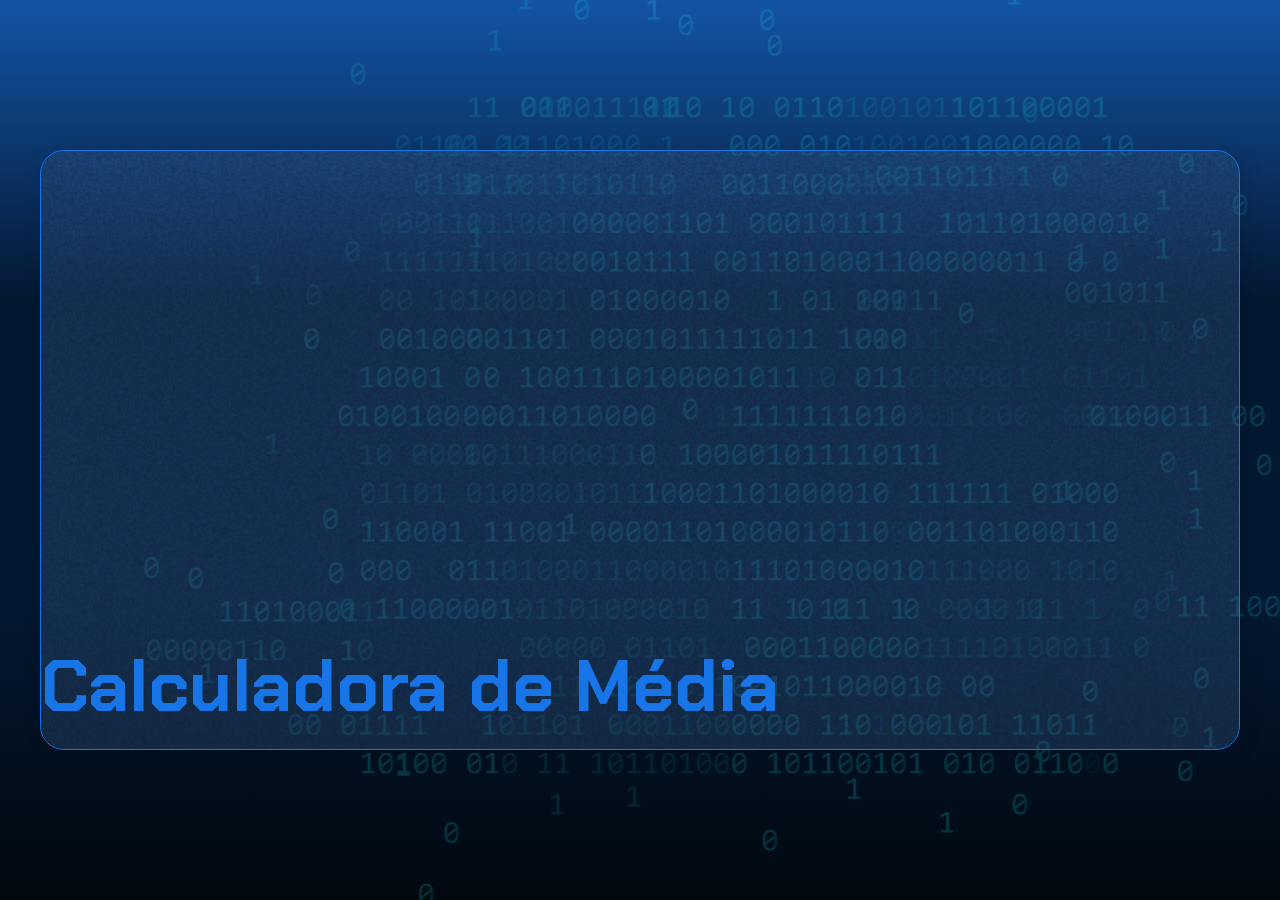
<file: desafios/Desafio 1/index.html>
<!DOCTYPE html>
<html lang="en">

<head>
    <meta charset="UTF-8">
    <meta name="viewport" content="width=device-width, initial-scale=1.0">
    <link rel="preconnect" href="https://fonts.googleapis.com">
    <link rel="preconnect" href="https://fonts.gstatic.com" crossorigin>
    <link href="https://fonts.googleapis.com/css2?family=Chakra+Petch:wght@700&family=Inter:wght@400;700&display=swap"
        rel="stylesheet">
    <link rel="stylesheet" href="style.css">
    <title>Calculadora de Média</title>
</head>

<body>
    <div class="container">
        <div class="container__conteudo">
                 <div class="container__texto">
                    <h1> <span class="container__texto-azul">Calculadora de Média</span></h1>
                </div>
        </div>
    </div>
    <script src="app.js" defer></script>
</body>

</html>
</file>
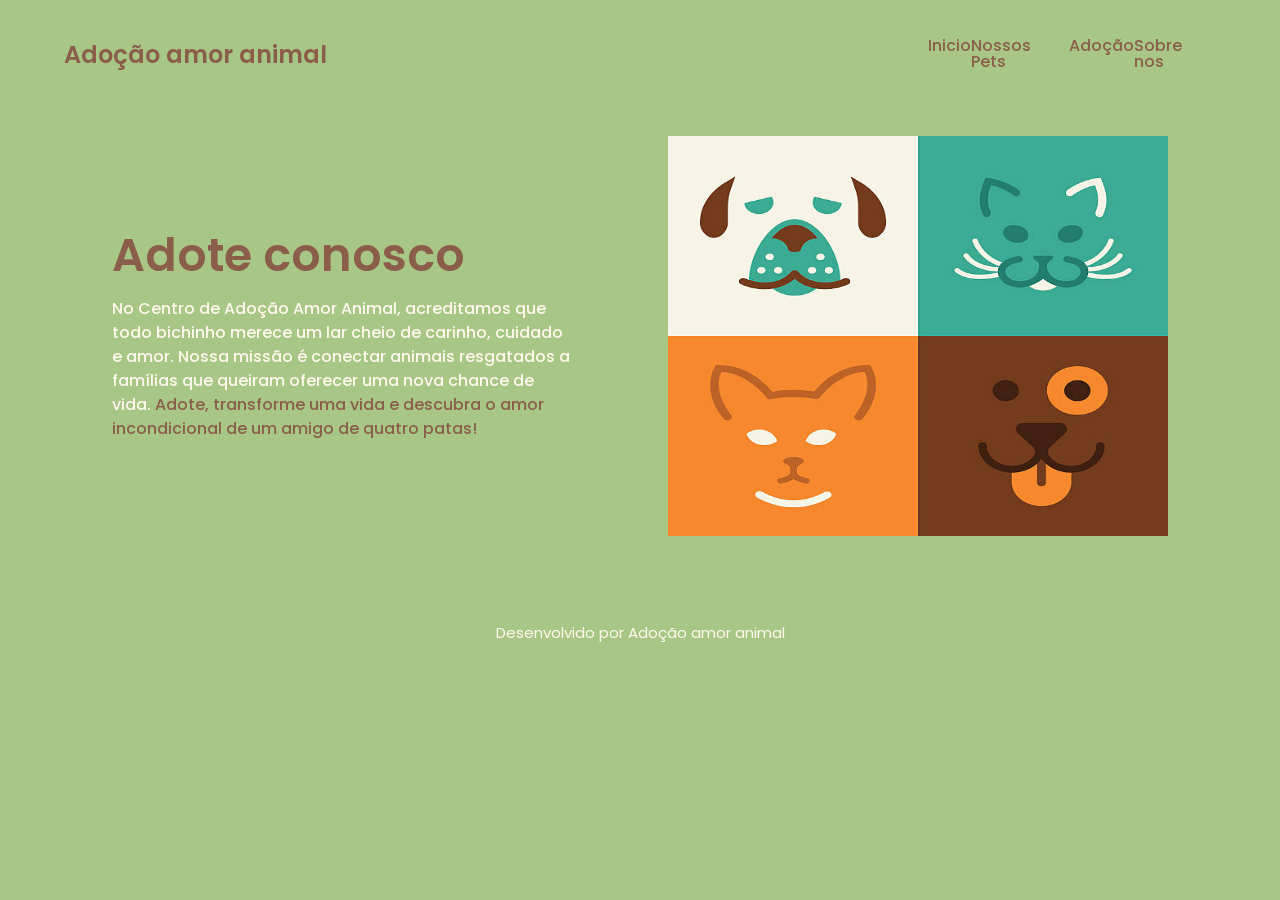
<file: desafios/Desafio final/index.html>
<!DOCTYPE html>
<html lang="pt-br">
<head>
   <meta charset='utf-8'>
   <meta http-equiv='X-UA-Compatible' content='IE=edge'>
   <title>Adoção amor animal</title>
   <meta name='viewport' content='width=device-width, initial-scale=1'>
   
   <link rel='stylesheet' type='text/css' media='screen' href='CSS/reset.css'>
   <link rel="stylesheet" href="CSS/header.css">
   <link rel="stylesheet" href="CSS/home.css">
   <link rel="stylesheet" href="CSS/rodape.css">
   <link rel="stylesheet" href="CSS/responsivo.css">
   
   <link href="https://fonts.googleapis.com/css2?family=Poppins:wght@400;500;600;700&display=swap" rel="stylesheet">
   
</head>
<body>
   
   <header class="cabecalho">
      <div class="container-cabecalho">
         
            <h2 class="texto-logo">Adoção amor animal</h2>
         
         <nav class="menu-nav">
            <ul class="lista-menu-nav">
               <li class="item-menu-nav"> <a href="#">Inicio</a></li>
               <li class="item-menu-nav"> <a href="pets.html">Nossos Pets</a></li>
               <li class="item-menu-nav"> <a href="form-adocao.html">Adoção</a></li>
               <li class="item-menu-nav"> <a href="sobre-nos.html">Sobre nos</a></li>
            </ul>
         </nav>
      </div>   
   </header>
   
   <main class="conteudo-principal">  
      
      <section class="info">
         <div class="container-info">
            <div class="conteudo-texto-info">
               <h1 class="titulo-P-info">Adote conosco</h1>
               <p class="texto-info">No Centro de Adoção Amor Animal, acreditamos que todo bichinho merece um lar cheio de carinho, cuidado e amor. Nossa missão é conectar animais resgatados a famílias que queiram oferecer uma nova chance de vida. <strong class="titulo__destaque"> Adote, transforme uma vida e descubra o amor incondicional de um amigo de quatro patas!</strong></p>
            </div>
            <img class="ilustracao-info" src="Conteudo/2.jpg" alt="Um desenho de um cachorro preto com detalhes em laranja olhando em direção a tela">
         </div>
      </section>
      
      
   </main>

   
   
   <footer class="rodape">
      <h4 class="texto-rodape">Desenvolvido por Adoção amor animal</h4>
   </footer>
   
</body>
</html>
</file>
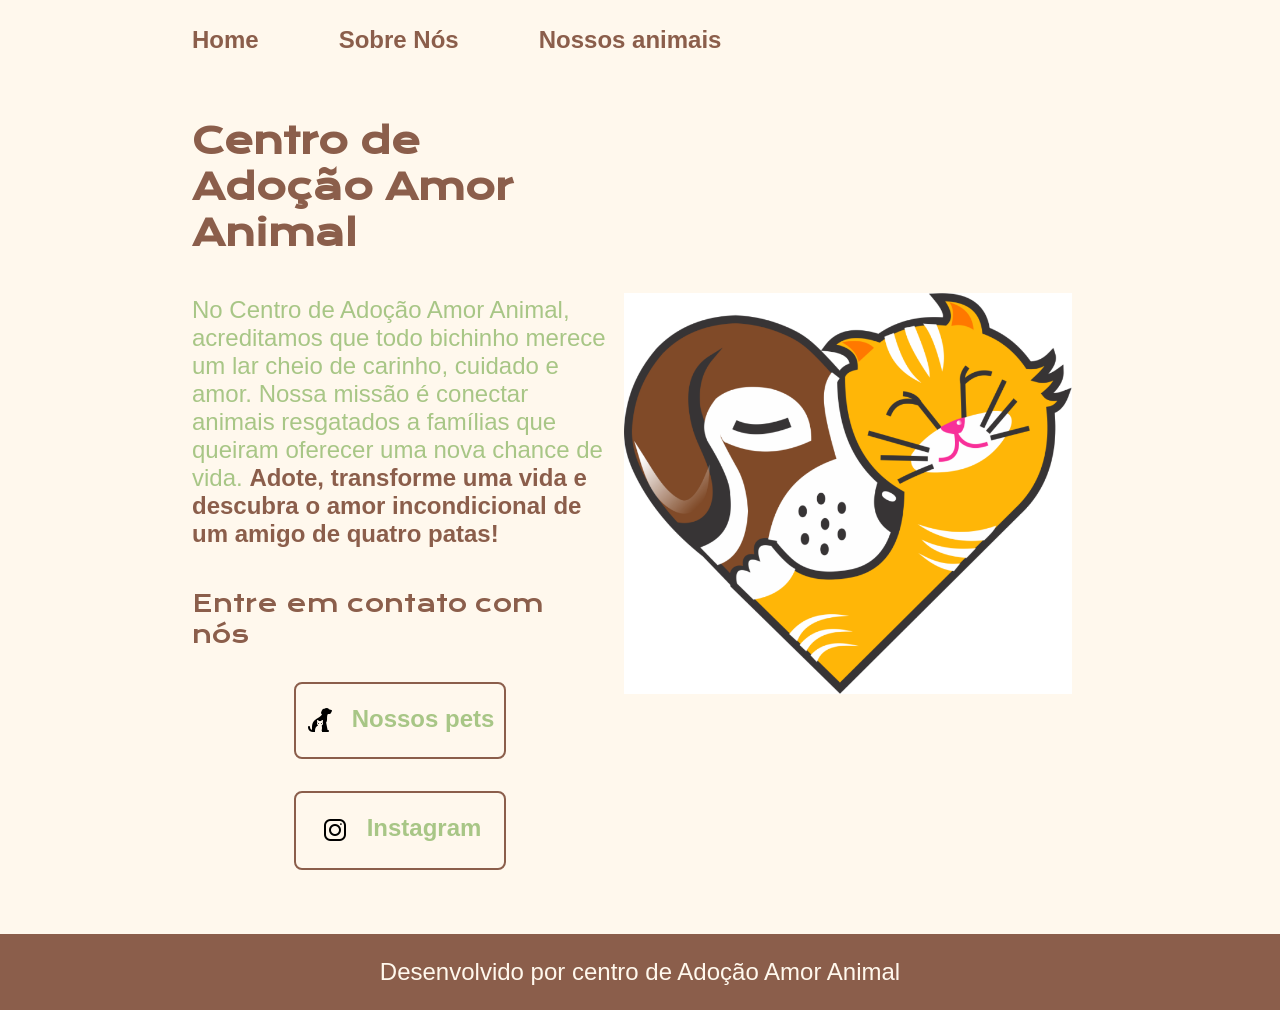
<file: desafios/desafio site/index.html>
<!DOCTYPE html>
<html lang="pt-br">

<head>
    <meta charset="UTF-8">
    <meta http-equiv="X-UA-Compatible" content="IE=edge">
    <meta name="viewport" content="width=device-width, initial-scale=1.0">
    <title>Adoção amor animal</title>
    <link rel="stylesheet" href="./estilos/style.css">
</head>

<body>
    <header class="cabecalho">
        <nav class="cabecalho__menu">
            <a class="cabecalho__menu__link" href="index.html">Home</a>
            <a class="cabecalho__menu__link" href="about.html">Sobre Nós</a>
            <a class="cabecalho__menu__link"  href="animais.html">Nossos animais</a>
        </nav>
    </header>
    <main class="apresentacao">
        <section class="apresentacao__conteudo">
            <h1 class="apresentacao__conteudo__titulo"> Centro de Adoção Amor Animal</h1>
            <p class="apresentacao__conteudo__texto">No Centro de Adoção Amor Animal, acreditamos que todo bichinho merece um lar cheio de carinho, cuidado e amor. Nossa missão é conectar animais resgatados a famílias que queiram oferecer uma nova chance de vida. <strong class="titulo-destaque"> Adote, transforme uma vida e descubra o amor incondicional de um amigo de quatro patas! </strong></p>
            <div class="apresentacao__links">
                <h2 class="apresentacao__links__subtitulo">Entre em contato com nós </h2>
                <a class="apresentacao__links__navegacao" href="https://www.amigonaosecompra.com.br/">
                    <img src="./assents/icons8-pets-30.png" alt="logo adotar">
                    Nossos pets
                </a>
                <a class="apresentacao__links__navegacao" href="https://intagram.com/_harummi">
                    <img src="./assents/instagram (2).png" alt="">
                   Instagram
                </a>
            </div>
        </section>
        <img class="imagem__fundo"  src="./assents/imagem fundo.png" alt="Foto da Joana Santos programando">
    </main>
    <footer class="rodape">
        <p>Desenvolvido por centro de Adoção Amor Animal</p>
    </footer>
</body>

</html>
</file>
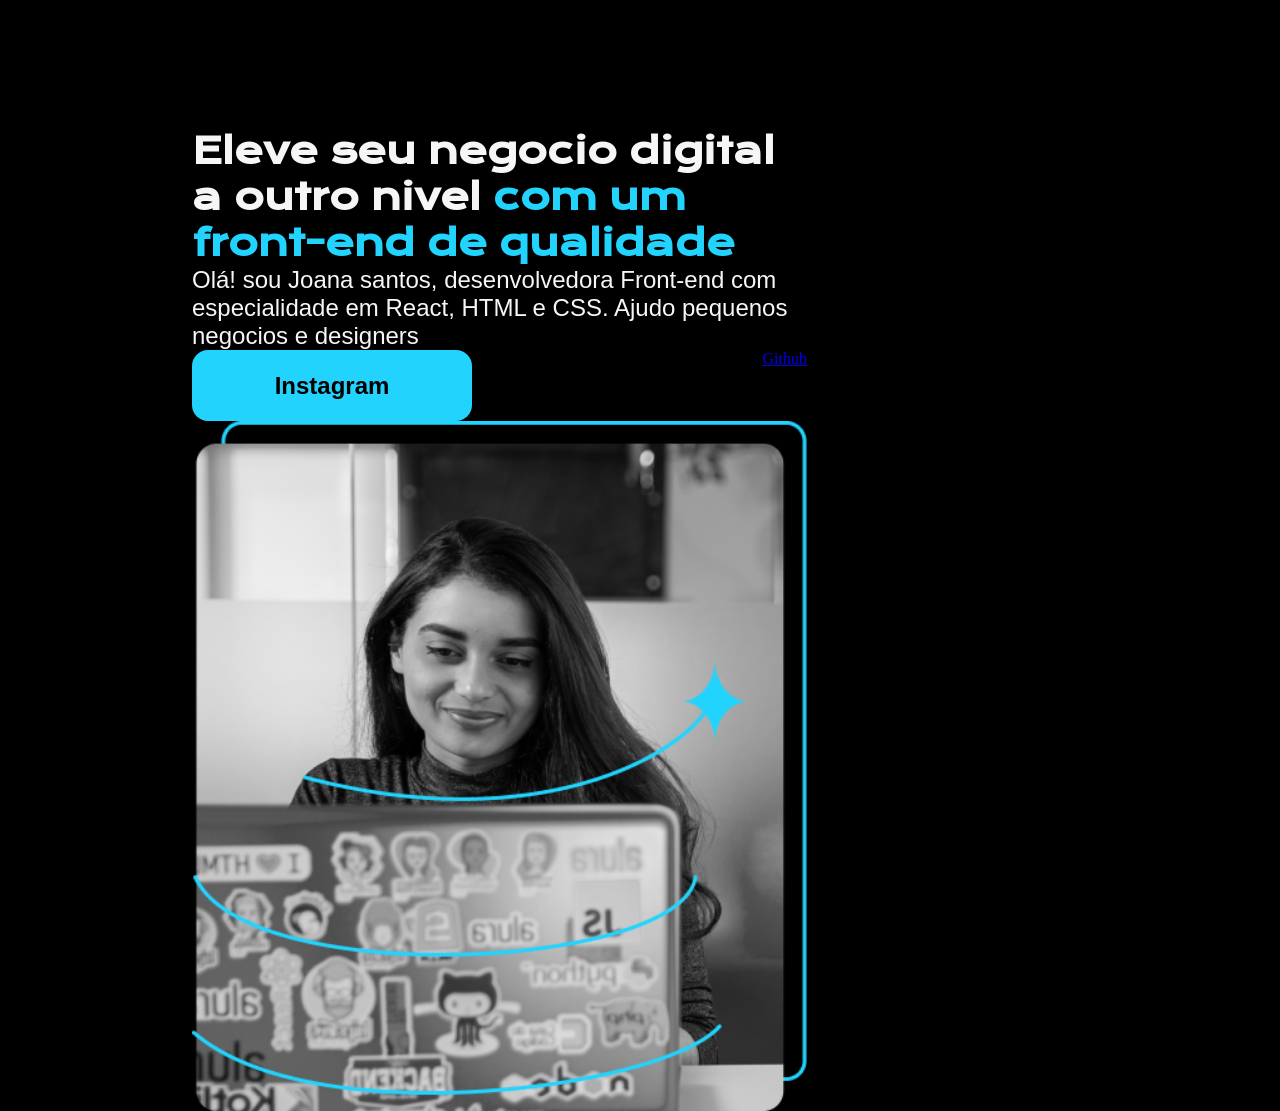
<file: desafios/Portofolio/index.html>
<!DOCTYPE html>
<html lang="pt-br">
<head>
    <meta charset="UTF-8">
    <meta name="viewport" content="width=device-width, initial-scale=1.0">
    <link rel="stylesheet" href="style.css">
    <title>Portifolio</title>
</head>
<body>
    <header></header>
    <main class="apresentacao">
        <section class="apresentacao_conteudo">
         <h1 class="apresentacao_conteudo_titulo">Eleve seu negocio digital a outro nivel <strong class="titulo_destaque">com um front-end de qualidade</strong></h1>
         <p class="apresentacao_conteudo_texto">Olá! sou Joana santos, desenvolvedora Front-end com especialidade em React, HTML e CSS. Ajudo pequenos negocios e designers</p>
         <div class="apresentacao_links">
           <a class="apresentacao_links_link" href="https://instagram.com/rafaballerini">Instagram</a>
           <a href="https://github.com/guilhermeonrails">Github</a>
         </div>
         <img src="imagem.png" alt="foto capa">
        </section>
    </main>
    <footer></footer>
    
</body>
</html>
</file>
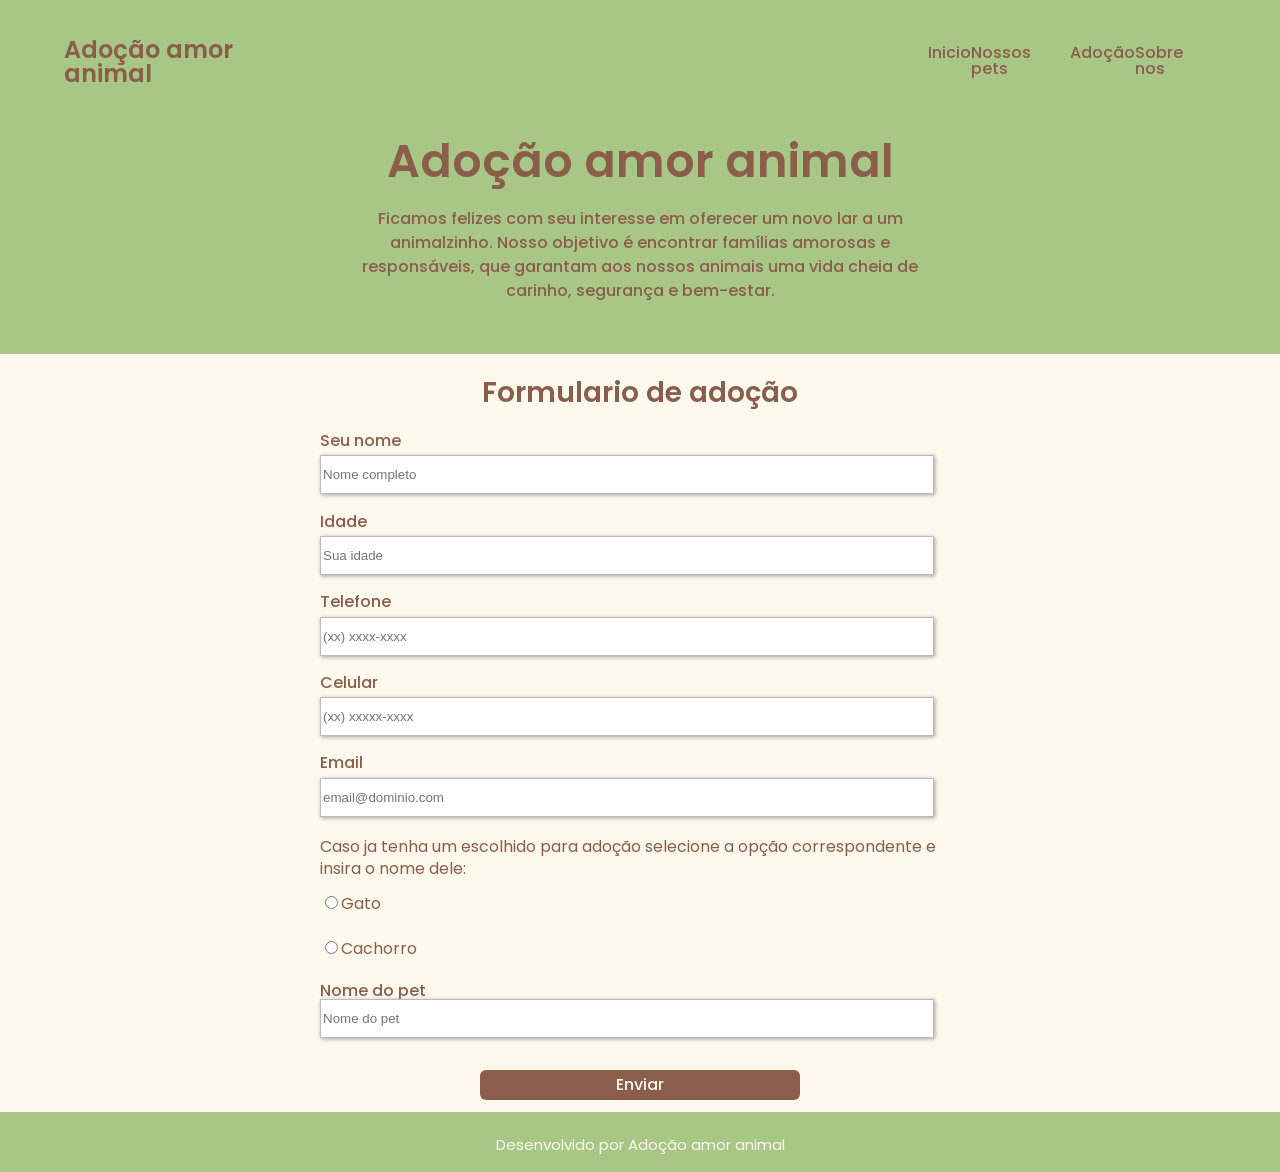
<file: desafios/Desafio final/form-adocao.html>
<!DOCTYPE html>
<html lang="pt-br">
<head>
   <meta charset='utf-8'>
   <meta http-equiv='X-UA-Compatible' content='IE=edge'>
   <title>Adoção amor animal</title>
   <meta name='viewport' content='width=device-width, initial-scale=1'>

   <link rel='stylesheet' type='text/css' media='screen' href='CSS/reset.css'>
   <link rel="stylesheet" href="CSS/header.css">
   <link rel="stylesheet" href="CSS/adocao.css">
   <link rel="stylesheet" href="CSS/rodape.css">
   <link rel="stylesheet" href="CSS/responsivo.css">

   <link href="https://fonts.googleapis.com/css2?family=Poppins:wght@400;500;600;700&display=swap" rel="stylesheet">
</head>
<body>
   
   <header class="cabecalho">
      <div class="container-cabecalho">
         
         <div class="logo">
            <h2 class="texto-logo">Adoção amor animal</h2>
         </div>
         
         <nav class="menu-nav">
            <ul class="lista-menu-nav">
               <li class="item-menu-nav"> <a href="index.html">Inicio</a></li>
                <li class="item-menu-nav"> <a href="pets.html">Nossos pets</a></li>
               <li class="item-menu-nav"> <a href="form-adocao.html">Adoção</a></li>
               <li class="item-menu-nav"> <a href="sobre-nos.html">Sobre nos</a></li>
            </ul>
         </nav>
      </div>   
   </header>
   
   
   <main class="conteudo-P-adocao">
      
      <section class="primeira-sessao">
         <h1 class="titulo-P-adocao">Adoção amor animal</h1>
         
         <p class="texto-adocao">Ficamos felizes com seu interesse em oferecer um novo lar a um animalzinho. Nosso objetivo é encontrar famílias amorosas e responsáveis, que garantam aos nossos animais uma vida cheia de carinho, segurança e bem-estar.
         </p>
      </section>
      
      <section class="form-sessao">
         <form class="formulario" action="">
            
            <legend class="titulo-form">Formulario de adoção</legend>
            
            <label class="label-form" for="nome">Seu nome</label>
            <input class="campo" id="nome"type="text" placeholder="Nome completo" required>
            
            <label class="label-form" for="idade">Idade</label>
            <input class="campo" id="idade"type="number" placeholder="Sua idade" required>
            
            <label class="label-form" for="tel">Telefone</label>
            <input class="campo" id="tel" type="tel" placeholder="(xx) xxxx-xxxx" required>
            
            <label class="label-form" for="cel">Celular</label>
            <input class="campo" id="cel" type="tel" placeholder="(xx) xxxxx-xxxx" required>
            
            <label class="label-form" for="email">Email</label>
            <input class="campo" id="email" type="email" placeholder="email@dominio.com" required>
            
            
            <fieldset class="grupo-especie">
               <legend class="titulo-especie">Caso ja tenha um escolhido para adoção selecione a opção correspondente e 
                  insira o nome dele:
               </legend>
               
         
               <label class="label-especie" for="gato">
                  <input id="gato" type="radio" name="especie">Gato
               </label>      
               
               <label class="label-especie" for="cachorro"> 
                  <input id="cachorro" type="radio" name="especie">Cachorro
               </label>
               
               <label class="label-form-especie" for="pet-nome">Nome do pet</label>
               <input class="campo" id="pet-nome" type="text" placeholder="Nome do pet">
            </fieldset>

            <input class="bt-enviar" type="submit" value="Enviar">
            
         </form>
      </section>
      
   </main>

   <footer class="rodape">
      <h3 class="texto-rodape">Desenvolvido por Adoção amor animal </h3>
   </footer>
   
   
</body>
</html>
</file>
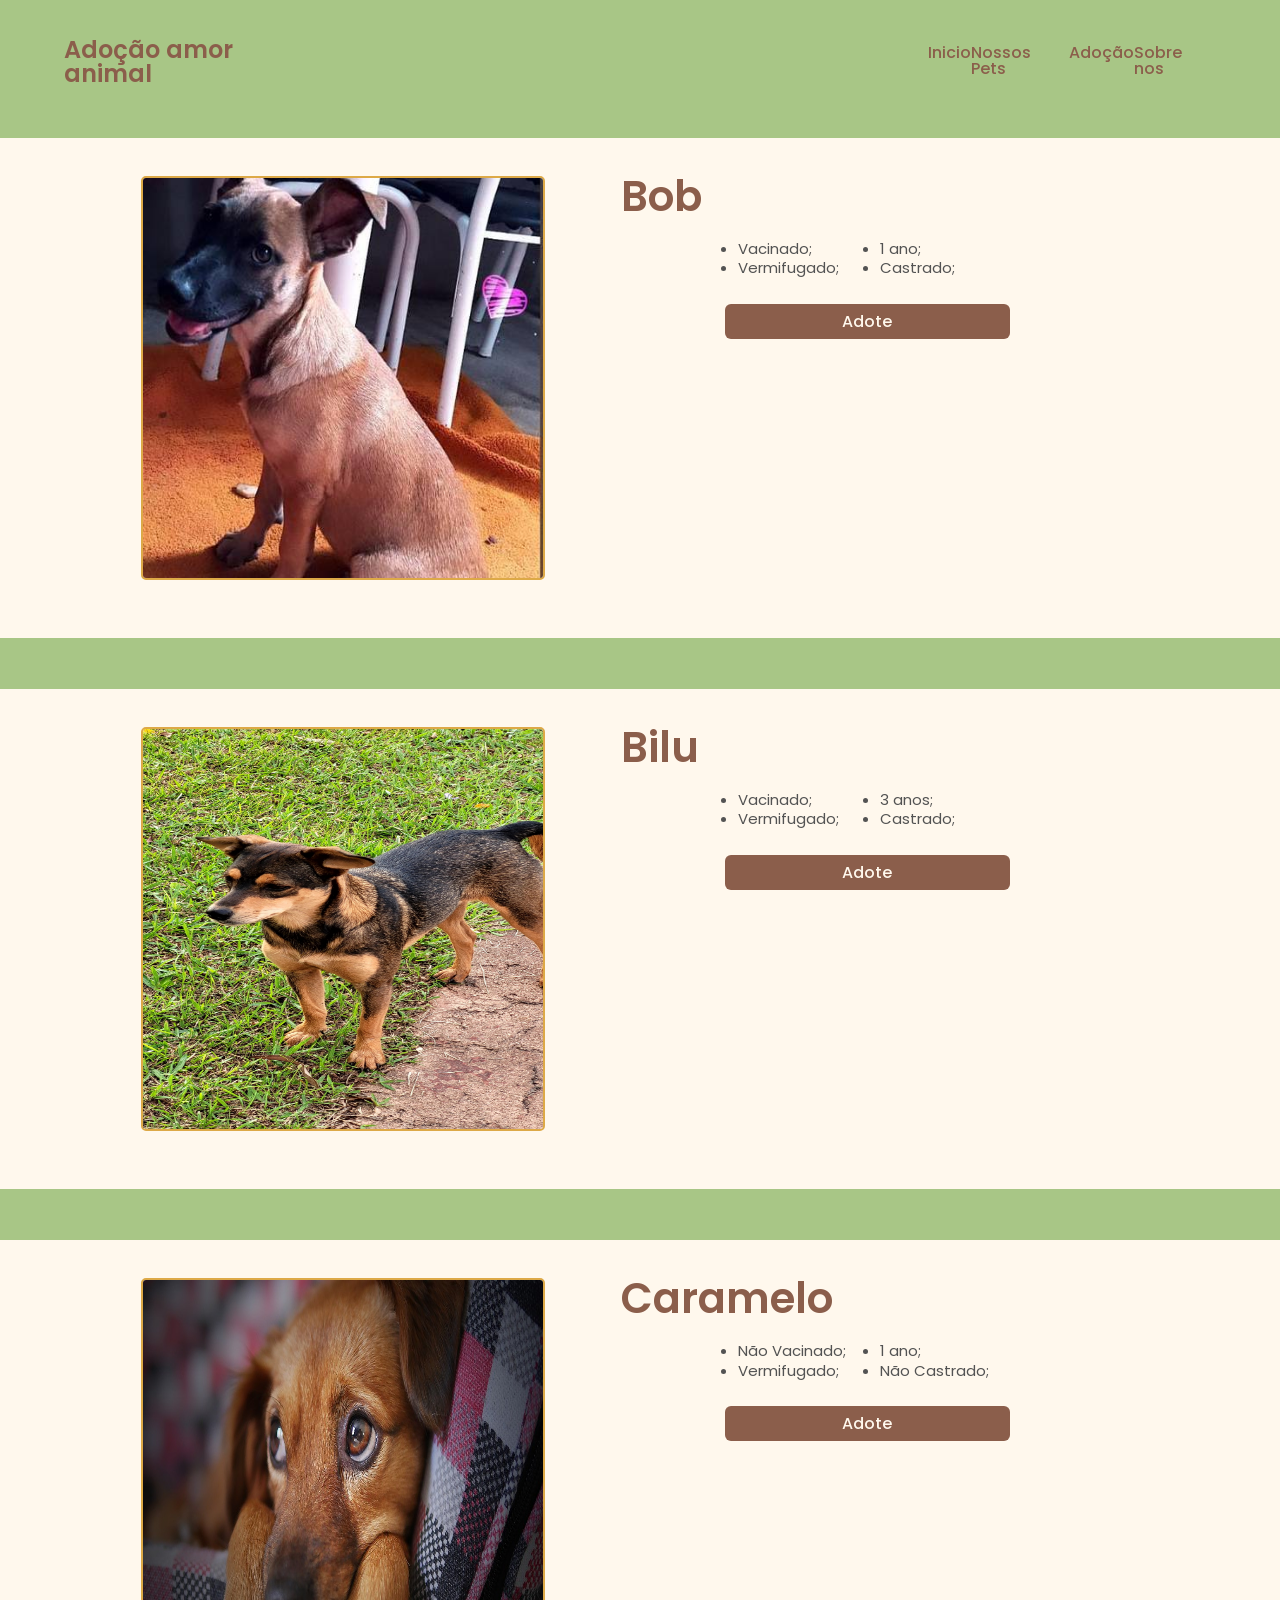
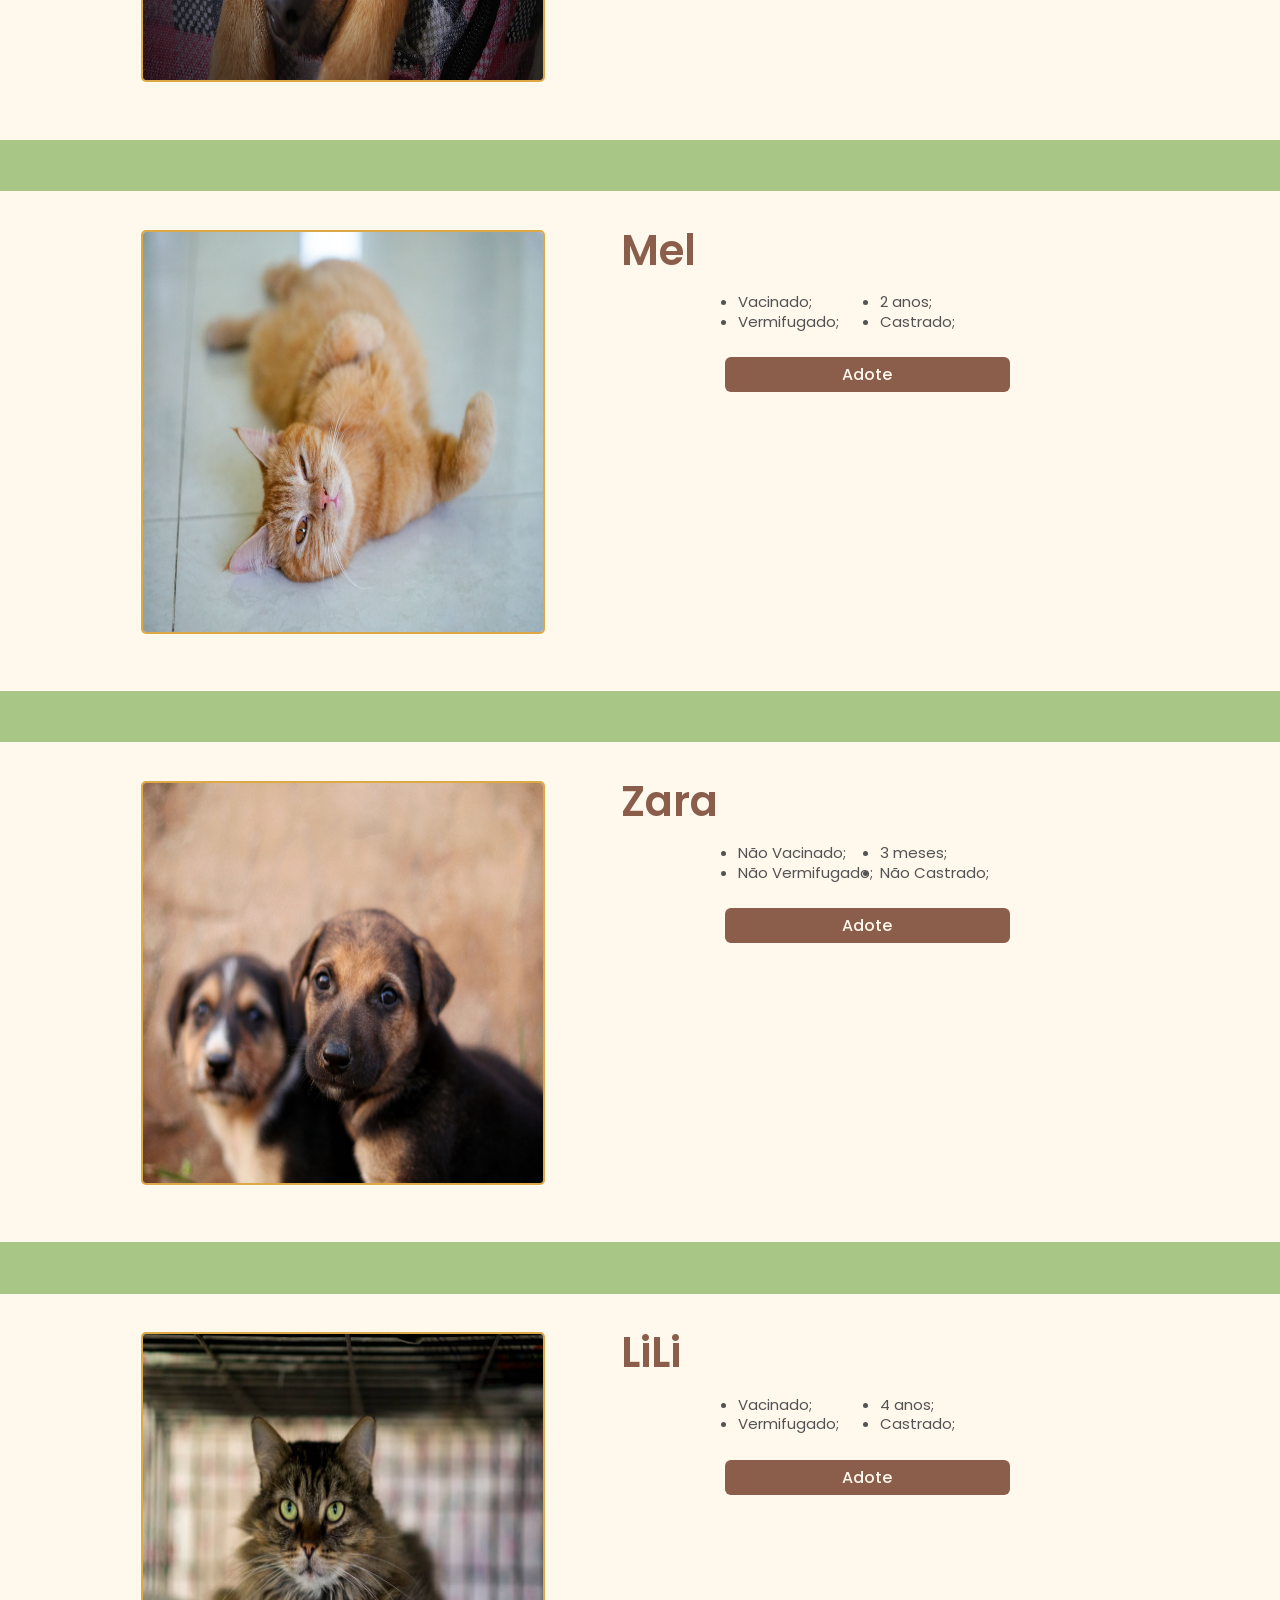
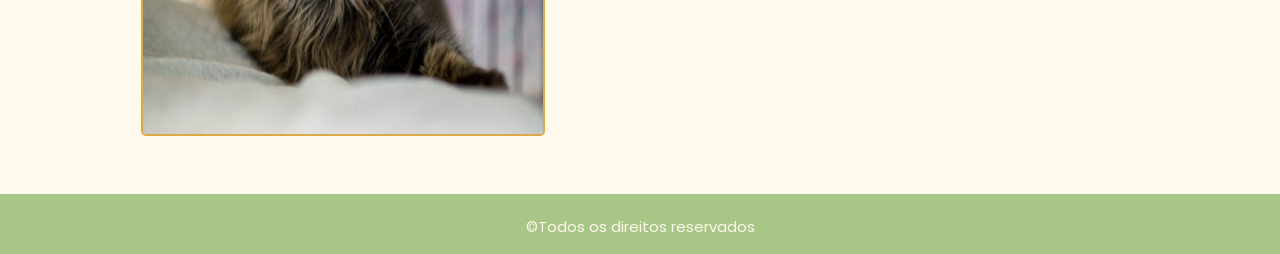
<file: desafios/Desafio final/pets.html>
<!DOCTYPE html>
<html lang="pt-br">
<head>
   <meta charset='utf-8'>
   <meta http-equiv='X-UA-Compatible' content='IE=edge'>
   <title>Adoção amor animal</title>
   <meta name='viewport' content='width=device-width, initial-scale=1'>
   
   <link rel='stylesheet' type='text/css' media='screen' href='CSS/reset.css'>
   <link rel="stylesheet" href="CSS/header.css">
   <link rel="stylesheet" href="CSS/pefil-dog.css">
   <link rel="stylesheet" href="CSS/rodape.css">
   <link rel="stylesheet" href="CSS/responsivo.css">
   

   <link href="https://fonts.googleapis.com/css2?family=Poppins:wght@400;500;600;700&display=swap" rel="stylesheet">
</head>
<body>
   
   <header class="cabecalho" >
      <div class="container-cabecalho">
         <div class="logo">
            <h2 class="texto-logo">Adoção amor animal</h2>
         </div>
         
         <nav class="menu-nav">
            <ul class="lista-menu-nav">
               <li class="item-menu-nav"> <a href="index.html">Inicio</a></li>
               <li class="item-menu-nav"> <a href="pets.html">Nossos Pets</a></li>
               <li class="item-menu-nav"> <a href="form-adocao.html">Adoção</a></li>
               <li class="item-menu-nav"> <a href="sobre-nos.html">Sobre nos</a></li>
            </ul>
         </nav>
      </div>   
   </header>
</body>   
 
<body>
   
   <main class="conteudo-principal">
      
      <section class="perfil">
         
         <div class="container">
            <div class="foto-perfil">
               <img class="img-perfil" src="Conteudo/dog B.jpg" alt="">
            </div>
            <div class="conteudo-perfil">
               
               <h1 class="nome-perfil">Bob</h1>
               
               <ul class="lista-perfil">
                  <li>Vacinado</li>
                  <li>Vermifugado</li>
                  <li>1 ano</li>
                  <li>Castrado</li>
               </ul>
               <a href="form-adocao.html">
                  <button class="bt-adote">Adote</button>
               </a>
            </div>
         </div>
      </section>
   </main>
</body>

<body>
   
   <main class="conteudo-principal">
      
      <section class="perfil">
         
         <div class="container">
            <div class="foto-perfil">
               <img class="img-perfil" src="Conteudo/pexels-anderson-mendes-698462329-31339371.jpg" alt="">
            </div>
            <div class="conteudo-perfil">
               
               <h1 class="nome-perfil">Bilu</h1>
               
               <ul class="lista-perfil">
                  <li>Vacinado</li>
                  <li>Vermifugado</li>
                  <li>3 anos</li>
                  <li>Castrado</li>
               </ul>
               <a href="form-adocao.html">
                  <button class="bt-adote">Adote</button>
               </a>
            </div>
         </div>
      </section>
   </main>
</body>

<body>
   
   <main class="conteudo-principal">
      
      <section class="perfil">
         
         <div class="container">
            <div class="foto-perfil">
               <img class="img-perfil" src="Conteudo/dog-3071334_960_720.jpg" alt="">
            </div>
            <div class="conteudo-perfil">
               
               <h1 class="nome-perfil">Caramelo</h1>
               
               <ul class="lista-perfil">
                  <li>Não Vacinado</li>
                  <li>Vermifugado</li>
                  <li>1 ano</li>
                  <li>Não Castrado</li>
               </ul>
               <a href="form-adocao.html">
                  <button class="bt-adote">Adote</button>
               </a>
            </div>
         </div>
      </section>
   </main>
</body>

<body>
   
   <main class="conteudo-principal">
      
      <section class="perfil">
         
         <div class="container">
            <div class="foto-perfil">
               <img class="img-perfil" src="Conteudo/pexels-nhavan-32788799.jpg" alt="">
            </div>
            <div class="conteudo-perfil">
               
               <h1 class="nome-perfil">Mel</h1>
               
               <ul class="lista-perfil">
                  <li>Vacinado</li>
                  <li>Vermifugado</li>
                  <li>2 anos</li>
                  <li>Castrado</li>
               </ul>
               <a href="form-adocao.html">
                  <button class="bt-adote">Adote</button>
               </a>
            </div>
         </div>
      </section>
   </main>
</body>

<body>
   
   <main class="conteudo-principal">
      
      <section class="perfil">
         
         <div class="container">
            <div class="foto-perfil">
               <img class="img-perfil" src="Conteudo/pexels-sudhirsangwan-34762928.jpg" alt="">
            </div>
            <div class="conteudo-perfil">
               
               <h1 class="nome-perfil">Zara</h1>
               
               <ul class="lista-perfil">
                  <li>Não Vacinado</li>
                  <li> Não Vermifugado</li>
                  <li>3 meses</li>
                  <li>Não Castrado</li>
               </ul>
               <a href="form-adocao.html">
                  <button class="bt-adote">Adote</button>
               </a>
            </div>
         </div>
      </section>
   </main>
</body>

<body>
   
   <main class="conteudo-principal">
      
      <section class="perfil">
         
         <div class="container">
            <div class="foto-perfil">
               <img class="img-perfil" src="Conteudo/istockphoto-1479880752-612x612.jpg" alt="">
            </div>
            <div class="conteudo-perfil">
               
               <h1 class="nome-perfil">LiLi</h1>
               
               <ul class="lista-perfil">
                  <li>Vacinado</li>
                  <li>Vermifugado</li>
                  <li>4 anos</li>
                  <li>Castrado</li>
               </ul>
               <a href="form-adocao.html">
                  <button class="bt-adote">Adote</button>
               </a>
            </div>
         </div>
      </section>
   </main>
</body>

   <footer class="rodape">
      <h4 class="texto-rodape"> &copy;Todos os direitos reservados</h4>
   </footer>   
   
</body>
</html>
</file>
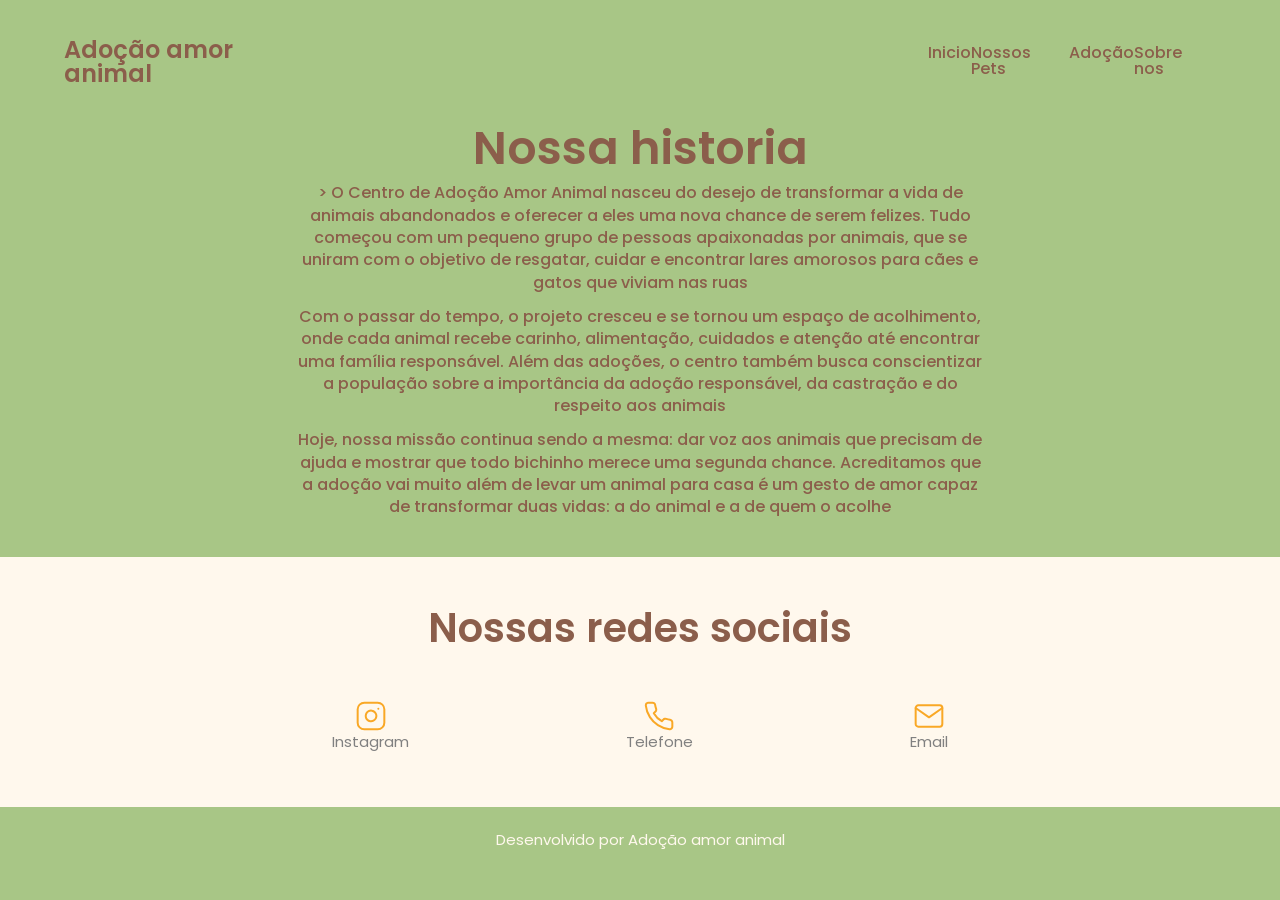
<file: desafios/Desafio final/sobre-nos.html>
<!DOCTYPE html>
<html lang="pt-br">
<head>
   <meta charset='utf-8'>
   <meta http-equiv='X-UA-Compatible' content='IE=edge'>
   <title>Adote um amigo</title>
   <meta name='viewport' content='width=device-width, initial-scale=1'>
   <link rel="shortcut icon" href="Conteudo/pata.svg" type="image/x-icon"> <!-- Adiciona icone ao title -->
   
   
   <!-- LINKS CSS -->
   <link rel='stylesheet' type='text/css' media='screen' href='CSS/reset.css'>
   <link rel="stylesheet" href="CSS/header.css">
   <link rel="stylesheet" href="CSS/sobre-nos.css">
   <link rel="stylesheet" href="CSS/rodape.css">
   <link rel="stylesheet" href="CSS/responsivo.css">
   
   
   <link href="https://fonts.googleapis.com/css2?family=Poppins:wght@400;500;600;700&display=swap" rel="stylesheet">
</head>
<body>
   
   <header class="cabecalho">
      <div class="container-cabecalho">
         
         <div class="logo">
            <h2 class="texto-logo">Adoção amor animal</h2>
         </div>
         
         <nav class="menu-nav">
            <ul class="lista-menu-nav">
                <li class="item-menu-nav"> <a href="index.html">Inicio</a></li>
                <li class="item-menu-nav"><a href="pets.html">Nossos Pets</a></li>
                <li class="item-menu-nav"> <a href="form-adocao.html">Adoção</a></li>
                <li class="item-menu-nav"> <a href="sobre-nos.html">Sobre nos</a></li>
            </ul>
         </nav>
      </div>   
   </header>
   
   <main class="conteudo-sobre">
      
      <section class="sessao-sobre">
         <h1 class="titulo-P-sobre">Nossa historia</h1>
         <p class="texto-sobre">> O Centro de Adoção Amor Animal nasceu do desejo de transformar a vida de animais abandonados e oferecer a eles uma nova chance de serem felizes. Tudo começou com um pequeno grupo de pessoas apaixonadas por animais, que se uniram com o objetivo de resgatar, cuidar e encontrar lares amorosos para cães e gatos que viviam nas ruas
         </p>
         <p class="texto-sobre">Com o passar do tempo, o projeto cresceu e se tornou um espaço de acolhimento, onde cada animal recebe carinho, alimentação, cuidados e atenção até encontrar uma família responsável. Além das adoções, o centro também busca conscientizar a população sobre a importância da adoção responsável, da castração e do respeito aos animais</p>
         <p class="texto-sobre">Hoje, nossa missão continua sendo a mesma: dar voz aos animais que precisam de ajuda e mostrar que todo bichinho merece uma segunda chance. Acreditamos que a adoção vai muito além de levar um animal para casa é um gesto de amor capaz de transformar duas vidas: a do animal e a de quem o acolhe</p>
      </section>
      
      <section class="redes-sociais">
         <h2 class="titulo-P-redes-sociais">Nossas redes sociais</h2>
         <div class="container-redes-sociais">
            
            <a href="https://instagram.com/brasil_eco" target="_blank" rel="noopener">
               <div class="card-redes-sociais">
                  <img class="img-redes-sociais" src="Conteudo/instagram.svg" alt="Logo do Instagram">
                  <p class="texto-card">Instagram</p>
               </div>
            </a>
            
            <a href="https://google.com" target="_blank" rel="noopener">
               <div class="card-redes-sociais">
                  <img class="img-redes-sociais" src="Conteudo/phone.svg" alt="Imagem de telefone">
                  <p class="texto-card">Telefone</p>
               </div>
            </a>
            
            <a href="https://google.com" target="_blank" rel="noopener">
               <div class="card-redes-sociais">
                  <img class="img-redes-sociais" src="Conteudo/mail.svg" alt="Imagem Email">
                  <p class="texto-card">Email</p>
               </div>
            </a>
            
         </div>
         
   </main>
   
   <footer class="rodape">
      <h3 class="texto-rodape">Desenvolvido por Adoção amor animal</h3>
   </footer>
   
</body>
</html>
</file>
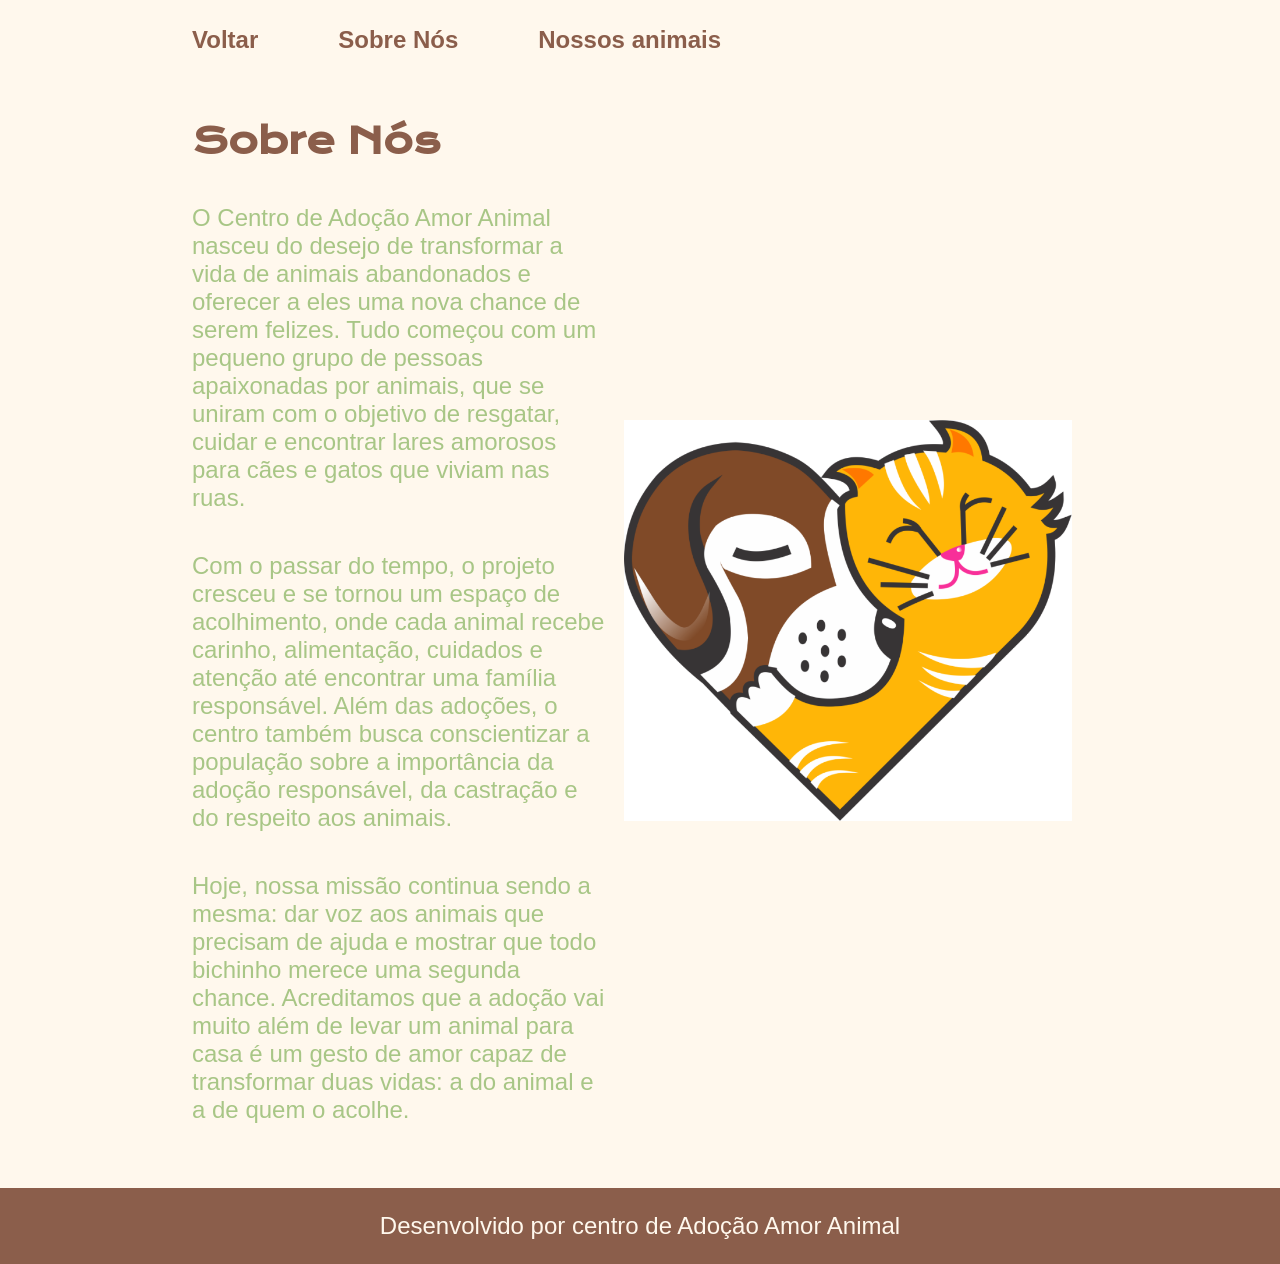
<file: desafios/desafio site/about.html>
<!DOCTYPE html>
<html lang="br-pt">
<head>
    <meta charset="UTF-8">
    <meta name="viewport" content="width=device-width, initial-scale=1.0">
    <title>Sobre Nós</title>
    <link rel="stylesheet" href="./estilos/style.css">
</head>
<body>
    <header class="cabecalho">
         <nav class="cabecalho__menu">
            <a class="cabecalho__menu__link" href="index.html">Voltar</a>
            <a class="cabecalho__menu__link" href="about.html">Sobre Nós </a>
            <a class="cabecalho__menu__link" href="animais.html">Nossos animais</a>
        </nav>
    </header>

    <main class="apresentacao">
        <section class="apresentacao__conteudo">
            <h1 class="apresentacao__conteudo__titulo">Sobre Nós</h1>
            <p class="apresentacao__conteudo__texto"> O Centro de Adoção Amor Animal nasceu do desejo de transformar a vida de animais abandonados e oferecer a eles uma nova chance de serem felizes. Tudo começou com um pequeno grupo de pessoas apaixonadas por animais, que se uniram com o objetivo de resgatar, cuidar e encontrar lares amorosos para cães e gatos que viviam nas ruas.</p>

            <p class="apresentacao__conteudo__texto">Com o passar do tempo, o projeto cresceu e se tornou um espaço de acolhimento, onde cada animal recebe carinho, alimentação, cuidados e atenção até encontrar uma família responsável. Além das adoções, o centro também busca conscientizar a população sobre a importância da adoção responsável, da castração e do respeito aos animais. </p>

            <p class="apresentacao__conteudo__texto">Hoje, nossa missão continua sendo a mesma: dar voz aos animais que precisam de ajuda e mostrar que todo bichinho merece uma segunda chance. Acreditamos que a adoção vai muito além de levar um animal para casa é um gesto de amor capaz de transformar duas vidas: a do animal e a de quem o acolhe.</p>
        </section>
        <img class="imagem__fundo" src="./assents/imagem fundo.png" alt="">
    </main>

    <footer class="rodape">
        <p> Desenvolvido por centro de Adoção Amor Animal</p>
    </footer>
</body>
</html>
</file>
<file: desafios/Desafio 1/style.css>
* {
    box-sizing: border-box;
    margin: 0;
    padding: 0;
    color: white;
}

body {
    background: linear-gradient(#1354A5 0%, #041832 33.33%, #041832 66.67%, #01080E 100%);
    height: 100vh;
    display: flex;
    align-items: center;
    justify-content: center;
}


body::before {
    background-image: url("img/code.png");
    background-repeat: no-repeat;
    background-position: right;
    content: "";
    display: block;
    position: absolute;
    width: 100%;
    height: 100%;
    opacity: 0.4;
}

.container {
    width: 1200px;
    height: 600px;
    display: flex;
    align-items: center;
    justify-content: space-between;
    border-radius: 24px;
    border: 1px solid #1875E8;
    box-shadow: 4px 4px 20px 0px rgba(1, 8, 14, 0.15);
    background-image: url("img/Ruido.png");
    background-size: 100% 100%;
    position: relative;
}

.container__conteudo {
    display: flex;
    align-items: center;
    position: absolute;
    bottom: 0;
}

.container__informacoes {
    flex: 1;
    padding: 20px;
}

.container__botao {
    border-radius: 16px;
    background: #1875E8;
    padding: 16px 24px;
    width: 100%;
    font-size: 24px;
    font-weight: 700;
    border: none;
    margin-top: 16px;
}

.container__texto {
    margin: 16px 0 16px 0;
}

.container__texto-azul {
    color: #1875E8;
}

h1 {
    font-family: 'Chakra Petch', sans-serif;
    font-size: 72px;
}
</file>
<file: desafios/Desafio final/CSS/header.css>
:root{
   --cor-principal:#fff8ed;
   --cor-secundaria:#a8c686;
   --cor-terciaria:#8b5e4b;
   --cor-quaternaria:#f4c7ab;
}


body{
  background-color:var(--cor-secundaria);
}

.cabecalho{
   width: 90%;
   margin: 3% auto;
   color: var(--cor-terciaria);
   font-family: 'poppins', sans-serif;
   position: relative;
   gap: 20px;
}

.container-cabecalho{
   display: flex;
   justify-content: space-between;
   align-items: center;
}

.logo{
   display: flex;
   align-items: center;
   justify-content: space-between;
   width: 21%;
}

.img-cabecalho{
   width: 45px;
   height: 45px;
}

.texto-logo{
   font-size: 24px;
   font-weight: 600;
}

.menu-nav{
   width: 25%;
}

.lista-menu-nav{
   display: flex;
   justify-content: space-between;
   font-size: 16px;
   font-weight: 500;
}

.item-menu-nav{
   border-bottom: 2px solid transparent;
}

.item-menu-nav:hover{
   border-bottom: 2px solid var(--cor-quaternaria);
   cursor: pointer;
   transition: 200ms;
}

.item-menu-nav__ativo{
   background-color:var(--cor-quaternaria);
}

a{
   text-decoration: none;
   color: inherit;
}
</file>
<file: desafios/Desafio final/CSS/home.css>
:root{
   --cor-principal:#fff8ed;
   --cor-secundaria:#a8c686;
   --cor-terciaria:#8b5e4b;
}

.info{
   width: 90%;
   margin: 5% auto;
}

.container-info{
   display: flex;
   justify-content: space-around;
   align-items: center;
}

.conteudo-texto-info{
   width: 40%;
   font-family: 'poppins',sans-serif;
   color: var(--cor-terciaria);
}

.titulo-P-info{
   font-size: 46px;
   font-weight: 600;
   margin-bottom: 4%;
}

.texto-info{
   font-size: 16px;
   color: var(--cor-principal);
   font-weight: 500;
   line-height: 1.5em;
}

.titulo__destaque{
   color: var(--cor-terciaria);
}

.ilustracao-info{
   width: 500px;
   height: 400px;
}

a{
   text-decoration: none;
}
</file>
<file: desafios/Desafio final/CSS/rodape.css>
.rodape{
   height: 60px;
}

.texto-rodape{
   color: #fff8ed;
   font-family: 'poppins',sans-serif;
   text-align: center;
   font-size: 15px;
   padding-top: 25px;
}
</file>
<file: desafios/Desafio final/CSS/responsivo.css>
/* ###### CABECALHO ##### */
@media (max-width:425px) {

   .container-cabecalho{
      flex-direction: column;
      width: 100%;
   }
   
   .logo{
      justify-content: space-between;
      width: 100%;
   }
   
   .menu-nav{
      width: 100%;
      margin: 5% 0;
   }
   
   .lista-menu-nav{
      display: block;
   }
   
   .lista-menu-nav li{
      width: 100%;
      text-align: center;
      margin-top: 1%;
      border-radius: 5px;
      padding: 2px;
   }
   
   
   
   
   
   
   
   
   /* ####### HOME ###### */
   .container-info{
      flex-direction: column;
      width: 100%;
   }
   
   .conteudo-texto-info{
      width: 100%;
      text-align: center;
      margin-top: 15%;
   }
   
   .animais{
      width: 100%;
   }

   .titulo-P-animais{
      margin-top: 10%;
   }
   
   .animais .container{
      justify-content: space-around;
   }
   
   .card-animais{
      margin: 1% auto 2%;
   }
   
   .ilustracao-info{
      width: 100%;
   }
   
   
   
   
   
   /* ####### FORM ADOCAO ####### */
   .titulo-P-adocao{
      margin-bottom: 10%;
   }
   
   .texto-adocao{
      width: 95%;
   }

   .titulo-form{
      margin: 5% 0;
   }
   
   .formulario{
      width: 90%;
   }
   
   
   
   
   
   
   /* ####### PERFIL ANIMAL ####### */
   .conteudo-principal{
      height: auto;
      width: 100%;
   }

   .perfil{
      width: 100%;
   }
   
   .perfil .container{
      flex-direction: column;
      align-items: center;
   }
   
   .foto-perfil{
      width: 100%;
   }

   .img-perfil{
      width: 80%;
      height: 340px;
   }

   .fa-3x{
      font-size: 2.3em;
   }
   
   .conteudo-perfil{
      width: 95%;
   }

   .nome-perfil{
      text-align: center;
   }
   
   .lista-perfil{
      columns: 1;
   }
   
   .bt-adote{
      width: 100%;
      margin: 5% auto;
   }
   
   
   
   
   
   
   /* ####### SOBRE NOS ####### */
   .titulo-P-redes-sociais{
      padding-top: 6%;
   }
   
   .texto-sobre{
      width: 100%;
   }
   
   .redes-sociais{
      height: auto;
   }
   .container-redes-sociais{
      width: 100%;
   }
   
   .texto-redes-sociais{
      width: 90%;
      text-align: justify;
   }

   .teste{
      width: 90%;
   }
}

@media (max-width:330px) {

   .img-perfil{
      width: 75%;
      height: 280px;
   }


}
</file>
<file: desafios/desafio site/estilos/style.css>
@import url('https://fonts.googleapis.com/css2?family=Krona+One&family=Montserrat:wght@400;600&display=swap');

:root{
    --cor-principal:#fff8ed;
    --cor-secundaria:#a8c686;
    --cor-terciaria:#8b5e4b;
    --cor-hover:#f4c7ab;

    --fonte-primaria:'Krona One', sans-serif;
    --fonte-secundaria:'Monserrat',sans-serif;
}

*{
    margin: 0;
    padding: 0;
}

body{
    box-sizing: border-box;
    background-color: var(--cor-principal);
    color: var(--cor-secundaria);
}

.cabecalho{
    padding: 2% 0% 0% 15%;
}

.cabecalho__menu{
    display: flex;
    gap: 80px;
}

.cabecalho__menu__link{
    font-family:var(--fonte-secundaria);
    font-size: 1.5rem;
    font-weight: 600;
    color: var(--cor-terciaria);
    text-decoration: none;
}

.apresentacao{
    padding: 5% 15%;
    display: flex;
    align-items: center;
    justify-content: space-between;
}
.apresentacao__conteudo{
    width: 50%;
    display: flex;
    flex-direction: column;
    gap: 40px;
}

.apresentacao__conteudo__titulo{
    color: var(--cor-terciaria);
    font-size: 2.25rem;
    font-family: var(--fonte-primaria)
}

.titulo-destaque{
    color: var(--cor-terciaria);
}

.apresentacao__conteudo__texto{
    font-size: 1.5rem;
    font-family: var(--fonte-secundaria)
}

.apresentacao__links{
    display: flex;
    flex-direction: column;
    justify-content: space-between;
    align-items: center;
    gap: 32px;
}

.apresentacao__links__subtitulo{
    color: var(--cor-terciaria);
    font-family:var(--fonte-primaria);
    font-weight: 400;
    font-size: 1.5rem;
}

.apresentacao__links__navegacao{
    display: flex;
    justify-content: center;
    gap: 16px;
    border:2px solid var(--cor-terciaria) ;
    width: 50%;
    text-align: center;
    border-radius:8px;
    font-size: 1.5rem;
    font-weight: 600;
    padding: 21.5px 0;
    text-decoration: none;
    color: var(--cor-secundaria);
    font-family: var(--fonte-secundaria)
}

.apresentacao__links__link:hover{
    background-color:var(--cor-hover) ;
}

.rodape{
    padding:24px ;
    color: var(--cor-principal);
    background-color: var(--cor-terciaria);
    text-align: center;
    font-family:var(--fonte-secundaria);
    font-size: 1.5rem;
    font-weight: 400px;

}

.imagem__fundo{
    width: 50%;
    padding: 16px;
    
}

@media(max-width: 1200px){
    .cabecalho{
        padding: 10%;
    }

    .cabecalho__menu{
        justify-content: center;
    }

    .apresentacao{
        flex-direction: column-reverse;
        padding: 5%;
    }
    .apresentacao__conteudo{
        width: auto;
    }
}
</file>
<file: desafios/Portofolio/style.css>
@import url('https://fonts.googleapis.com/css2?family=Inter:ital,opsz,wght@0,14..32,100..900;1,14..32,100..900&family=Krona+One&family=Nunito+Sans:ital,opsz,wght@0,6..12,200..1000;1,6..12,200..1000&display=swap');


*{
    margin: 0%;
    padding: 0%;
    box-sizing: border-box;
}

body{
    height: 100vh;
    box-sizing: border-box;
    background-color: #000000;
    color: #f6f6f6;
}

.titulo_destaque{
    color:#22D4FD;
}

.apresentacao{
    margin: 10% 15%;
    display:flex ;
    align-items: center;
    justify-content:space-between ;
}

.apresentacao_conteudo{
    width:615px ;
    display: flex;
    flex-direction: column;
}

.apresentacao_conteudo_titulo{
    font-size: 36px;
    font-family: 'Krona One', sans-serif;
}

.apresentacao_conteudo_texto{
    font-size:24px ;
    font-family: 'Montserrat', sans-serif;
}

.apresentacao_links{
    display: flex;
    justify-content: space-between;
}

.apresentacao_links_link{
    background-color: #22D4FD;
    width: 280px;
    text-align: center;
    border-radius:16px ;
    font-size: 24px;
    font-weight:600 ;
    padding: 21.5px 0;
    text-decoration: none;
    color: #000000;
    font-family: 'Montserrat', sans-serif;
}
</file>
<file: desafios/Desafio final/CSS/adocao.css>
:root{
   --cor-principal:#fff8ed;
   --cor-secundaria:#a8c686;
   --cor-terciaria:#8b5e4b;
   --cor-quaternaria:#f4c7ab;
}

.primeira-sessao{
   color: var(--cor-terciaria);
   width: 90%;
   margin: 4% auto;
   font-family: 'poppins',sans-serif;
}

.titulo-P-adocao{
   font-size: 46px;
   font-weight: 600;
   text-align: center;
}

.texto-adocao{
   width: 50%;
   margin: 2% auto;
   line-height: 1.5em;
   text-align: center;
   font-weight: 500;
}


.form-sessao{
   background-color:var(--cor-principal);
   font-family: 'poppins',sans-serif;
}

.formulario{
   display: flex;
   flex-direction: column;
   width: 50%;
   margin: 0 auto;
}

.titulo-form{
   color: var(--cor-terciaria);
   font-size: 28px;
   font-weight: 600;
   text-align: center;
   padding: 4% 0;
}

.label-form{
   color: var(--cor-terciaria);
   font-size: 16px;
   font-weight: 500;
   margin-bottom: 1%;
}

.campo{
   width: 95%;
   height: 35px;
   margin-bottom: 3%;
   box-shadow: 1px 1px 4px #a0a0a0;
   border: 1px solid #a0a0a0b7;
}

.campo:focus{
   outline: 1px solid #a0a0a0;
}

.campo:focus::placeholder{
   color: transparent;
}

.titulo-especie{
   color: var(--cor-terciaria);
   line-height: 1.4em;
   margin-bottom: 2%;
}

.label-especie{
   color: var(--cor-terciaria);
   display: block;
   margin-bottom: 4%;
}

.label-form-especie{
   color: var(--cor-terciaria);
   margin-top: 4%;
   font-size: 16px;
   font-weight: 500;
}

.bt-enviar{
   width: 50%;
   height: 30px;
   margin: 2% auto;
   border: none;
   border-radius: 6px;
   background-color:var(--cor-terciaria);
   color: var(--cor-principal);
   font-family: 'poppins',sans-serif;
   font-weight: 500;
   font-size: 16px;
}

.bt-enviar:hover{
   cursor: pointer;
   background-color: var(--cor-quaternaria);
   transition: 450ms;
}
</file>
<file: desafios/Desafio final/CSS/pefil-dog.css>
:root{
   --cor-principal:#fff8ed;
   --cor-secundaria:#a8c686;
   --cor-terciaria:#8b5e4b;
   --cor-quaternaria:#f4c7ab;
}



.conteudo-principal{
   background-color:var(--cor-principal);
   color: var(--cor-terciaria);
   height: 500px;
}

.perfil{
   margin: 4% auto;
   width: 90%;
   padding: 3% 0;
}

.perfil .container{
   display: flex;
   justify-content: space-evenly;
   align-items: flex-start;
}

.img-perfil{
   width: 400px;
   border-radius: 5px;
   border: 2px solid #dda947;
   height: 400px;
   vertical-align: middle;
}

.conteudo-perfil{
   width: 45%;
   font-family: 'poppins',sans-serif;
}

.nome-perfil{
   font-size: 42px;
   font-weight: 600;
   margin-bottom: 4%;
}

.texto-perfil{
   line-height: 1.6em;
   font-size: 16px;
   font-weight: 500;
   text-align: justify;
   color:var(--cor-terciaria);
}

.bt-adote{
   width: 55%;
   height: 35px;
   margin: 5% 20%;
   border: none;
   border-radius: 6px;
   background-color:var(--cor-terciaria);
   color:var(--cor-principal);
   font-family: 'poppins',sans-serif;
   font-weight: 500;
   font-size: 16px;}

.bt-adote:hover{
   cursor: pointer;
   background-color:var(--cor-quaternaria);
   transition: 450ms;
}

.lista-perfil{
   margin: 3% auto 0;
   list-style: disc;
   font-size: 15px;
   color: #535353;
   column-count: 2;
   column-gap: 0px;
   width: 55%;
   line-height: 1.3;
}

.lista-perfil li::after{
   content: ';';
}
</file>
<file: desafios/Desafio final/CSS/sobre-nos.css>
:root{
   --cor-principal:#fff8ed;
   --cor-secundaria:#a8c686;
   --cor-terciaria:#8b5e4b;
   --cor-quaternaria:#f4c7ab;
}

.sessao-sobre{
   width: 90%;
   margin: 3% auto;
   color: var(--cor-terciaria);
   font-family: 'poppins',sans-serif;
}

.titulo-P-sobre{
   text-align: center;
   font-size: 46px;
   font-weight: 600;
}

.texto-sobre{
   width: 60%;
   margin: 1% auto;
   text-align: center;
   font-weight: 500;
   line-height: 1.4em;
}

.redes-sociais{
   background-color: var(--cor-principal);
   font-family: 'poppins',sans-serif;
   height: 250px;
}

.titulo-P-redes-sociais{
   text-align: center;
   font-size: 40px;
   font-weight: 600;
   padding-top: 4%;
   color: var(--cor-terciaria);
}

.container-redes-sociais{
   display: flex;
   justify-content: space-around;
   width: 65%;
   margin: 4% auto;
   text-align: center;
   color: #808080;
   font-size: 15px;
}

.card-redes-sociais{
   border-bottom: 2px solid transparent ;
}

.card-redes-sociais:hover{
   cursor: pointer;
   border-bottom: 2px solid var(--cor-quaternaria) ;
   color: #201c1c;
   transition: 150ms;
}

.img-redes-sociais{
   width: 32px;
   height: 32px;
}

.texto-redes-sociais{
   width: 50%;
   margin: 0 auto;
   text-align: center;
   color: #808080;
}
</file>
